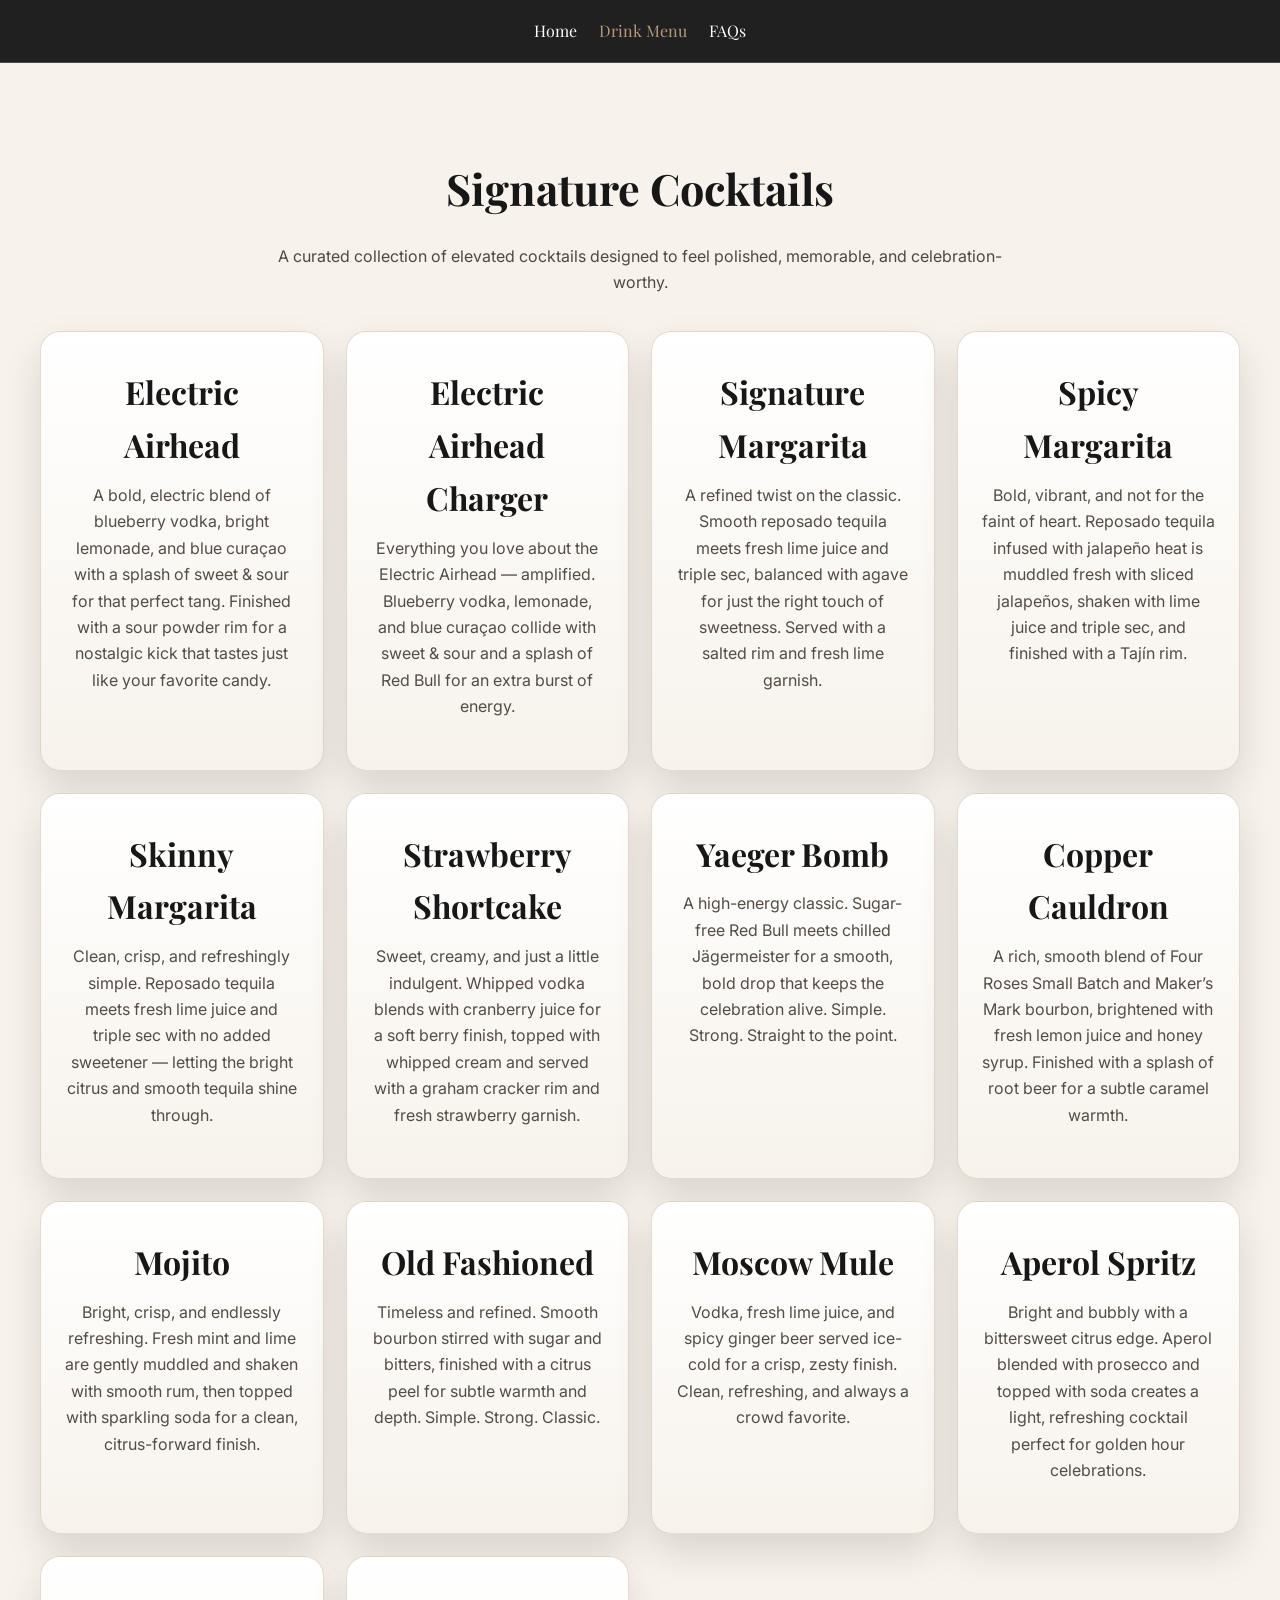
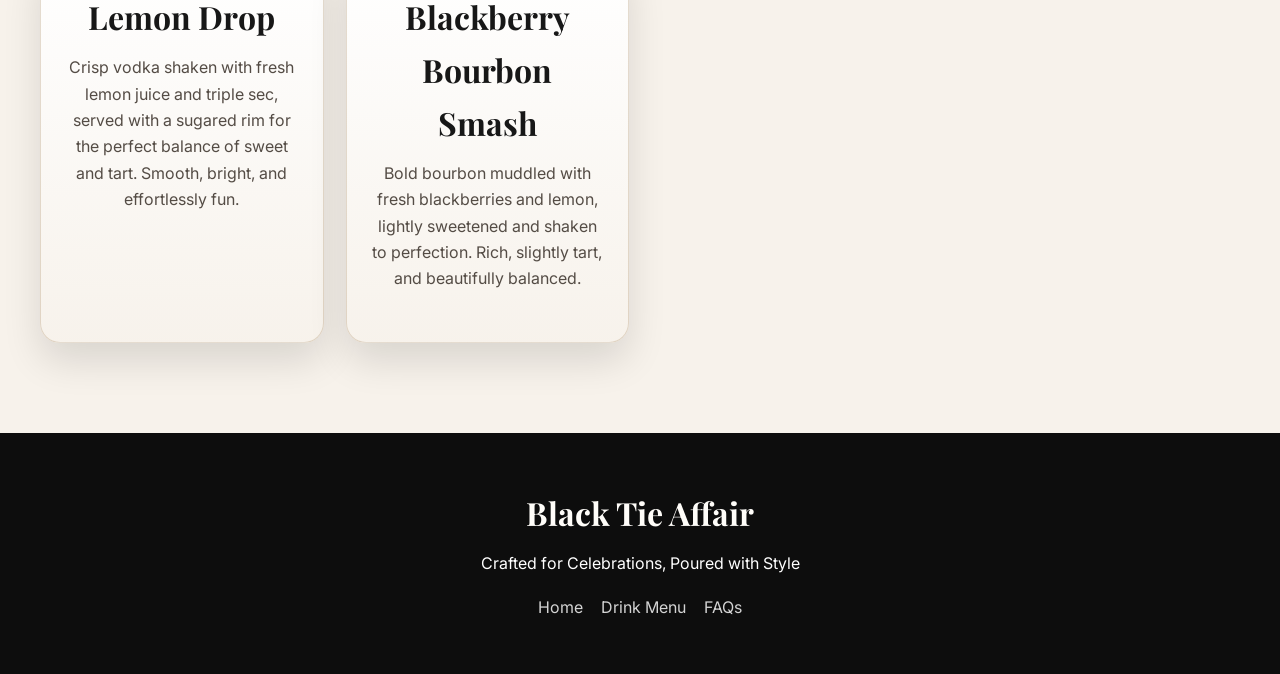
<file: cocktails.html>
<!DOCTYPE html>
<html lang="en">
<head>
    <meta charset="UTF-8">
    <meta name="viewport" content="width=device-width, initial-scale=1.0">
    <title>Drink Menu | Black Tie Affair</title>
    <link rel="stylesheet" href="styles.css">
    <link href="https://fonts.googleapis.com/css2?family=Playfair+Display:wght@500;600;700;800&family=Inter:wght@300;400;500;600;700&display=swap" rel="stylesheet">
</head>
<body>

    <nav>
        <div class="nav-container">
            <a href="index.html">Home</a>
            <a href="cocktails.html" class="active-link">Drink Menu</a>
            <a href="faq.html">FAQs</a>
        </div>
    </nav>

    <section class="drink-menu-page">
        <h2 class="section-title" style="margin-top: 60px;">Signature Cocktails</h2>
        <p class="section-desc menu-intro">
            A curated collection of elevated cocktails designed to feel polished, memorable, and celebration-worthy.
        </p>

        <div class="drink-grid text-only-grid">
            <div class="card text-only-card">
                <h3>Electric Airhead</h3>
                <p>A bold, electric blend of blueberry vodka, bright lemonade, and blue curaçao with a splash of sweet & sour for that perfect tang. Finished with a sour powder rim for a nostalgic kick that tastes just like your favorite candy.</p>
            </div>

            <div class="card text-only-card">
                <h3>Electric Airhead Charger</h3>
                <p>Everything you love about the Electric Airhead — amplified. Blueberry vodka, lemonade, and blue curaçao collide with sweet & sour and a splash of Red Bull for an extra burst of energy.</p>
            </div>

            <div class="card text-only-card">
                <h3>Signature Margarita</h3>
                <p>A refined twist on the classic. Smooth reposado tequila meets fresh lime juice and triple sec, balanced with agave for just the right touch of sweetness. Served with a salted rim and fresh lime garnish.</p>
            </div>

            <div class="card text-only-card">
                <h3>Spicy Margarita</h3>
                <p>Bold, vibrant, and not for the faint of heart. Reposado tequila infused with jalapeño heat is muddled fresh with sliced jalapeños, shaken with lime juice and triple sec, and finished with a Tajín rim.</p>
            </div>

            <div class="card text-only-card">
                <h3>Skinny Margarita</h3>
                <p>Clean, crisp, and refreshingly simple. Reposado tequila meets fresh lime juice and triple sec with no added sweetener — letting the bright citrus and smooth tequila shine through.</p>
            </div>

            <div class="card text-only-card">
                <h3>Strawberry Shortcake</h3>
                <p>Sweet, creamy, and just a little indulgent. Whipped vodka blends with cranberry juice for a soft berry finish, topped with whipped cream and served with a graham cracker rim and fresh strawberry garnish.</p>
            </div>

            <div class="card text-only-card">
                <h3>Yaeger Bomb</h3>
                <p>A high-energy classic. Sugar-free Red Bull meets chilled Jägermeister for a smooth, bold drop that keeps the celebration alive. Simple. Strong. Straight to the point.</p>
            </div>

            <div class="card text-only-card">
                <h3>Copper Cauldron</h3>
                <p>A rich, smooth blend of Four Roses Small Batch and Maker’s Mark bourbon, brightened with fresh lemon juice and honey syrup. Finished with a splash of root beer for a subtle caramel warmth.</p>
            </div>

            <div class="card text-only-card">
                <h3>Mojito</h3>
                <p>Bright, crisp, and endlessly refreshing. Fresh mint and lime are gently muddled and shaken with smooth rum, then topped with sparkling soda for a clean, citrus-forward finish.</p>
            </div>

            <div class="card text-only-card">
                <h3>Old Fashioned</h3>
                <p>Timeless and refined. Smooth bourbon stirred with sugar and bitters, finished with a citrus peel for subtle warmth and depth. Simple. Strong. Classic.</p>
            </div>

            <div class="card text-only-card">
                <h3>Moscow Mule</h3>
                <p>Vodka, fresh lime juice, and spicy ginger beer served ice-cold for a crisp, zesty finish. Clean, refreshing, and always a crowd favorite.</p>
            </div>

            <div class="card text-only-card">
                <h3>Aperol Spritz</h3>
                <p>Bright and bubbly with a bittersweet citrus edge. Aperol blended with prosecco and topped with soda creates a light, refreshing cocktail perfect for golden hour celebrations.</p>
            </div>

            <div class="card text-only-card">
                <h3>Lemon Drop</h3>
                <p>Crisp vodka shaken with fresh lemon juice and triple sec, served with a sugared rim for the perfect balance of sweet and tart. Smooth, bright, and effortlessly fun.</p>
            </div>

            <div class="card text-only-card">
                <h3>Blackberry Bourbon Smash</h3>
                <p>Bold bourbon muddled with fresh blackberries and lemon, lightly sweetened and shaken to perfection. Rich, slightly tart, and beautifully balanced.</p>
            </div>
        </div>
    </section>

    <footer>
        <div class="footer-content">
            <h3 class="footer-brand">Black Tie Affair</h3>
            <p>Crafted for Celebrations, Poured with Style</p>
            <div class="footer-links">
                <a href="index.html">Home</a>
                <a href="cocktails.html">Drink Menu</a>
                <a href="faq.html">FAQs</a>
            </div>
        </div>
    </footer>

</body>
</html>
</file>
<file: styles.css>
:root {
    --cream: #f7f2eb;
    --soft-white: #fffdf9;
    --espresso: #171717;
    --charcoal: #242424;
    --taupe: #b49a7a;
    --silver: #b8b8be;
    --gold-glow: rgba(212, 175, 55, 0.28);
    --gold-border: rgba(212, 175, 55, 0.55);
    --shadow: rgba(0, 0, 0, 0.12);
    --shadow-strong: rgba(0, 0, 0, 0.18);
    --font-heading: 'Playfair Display', serif;
    --font-body: 'Inter', sans-serif;
}

* {
    box-sizing: border-box;
}

html {
    scroll-behavior: smooth;
}

body {
    margin: 0;
    background: var(--cream);
    color: var(--espresso);
    font-family: var(--font-body);
    line-height: 1.65;
}

img {
    max-width: 100%;
    display: block;
}

h1, h2, h3, h4, h5 {
    font-family: var(--font-heading);
    margin-top: 0;
    margin-bottom: 0.6em;
    font-weight: 700;
    letter-spacing: 0;
}

p {
    margin-top: 0;
}

.white {
    color: #ffffff !important;
}

.hidden {
    display: none;
}

.section-title {
    text-align: center;
    font-size: 2.7rem;
    margin-bottom: 18px;
    color: var(--espresso);
}

.section-desc {
    text-align: center;
    max-width: 760px;
    margin: 0 auto;
    color: #4f4842;
}

.centered-content,
.vendor-container,
.vendor-text,
.about-us-text {
    text-align: center;
}

.mini-label {
    text-transform: uppercase;
    letter-spacing: 0.16em;
    font-size: 0.78rem;
    color: var(--taupe);
    margin-bottom: 12px;
    font-weight: 700;
}

nav {
    background: rgba(23, 23, 23, 0.96);
    border-bottom: 1px solid rgba(184, 184, 190, 0.28);
    position: sticky;
    top: 0;
    z-index: 1000;
    backdrop-filter: blur(8px);
}

.nav-container {
    max-width: 1180px;
    margin: 0 auto;
    padding: 18px 20px;
    display: flex;
    justify-content: center;
    flex-wrap: wrap;
    gap: 10px 22px;
}

nav a {
    color: var(--soft-white);
    text-decoration: none;
    font-family: var(--font-heading);
    font-size: 1rem;
    transition: 0.25s ease;
}

nav a:hover,
nav a.active-link {
    color: var(--taupe);
}

.hero {
    min-height: 92vh;
    position: relative;
    display: flex;
    align-items: center;
    justify-content: center;
    text-align: center;
    overflow: hidden;
    background: var(--espresso);
}

.hero-bg {
    position: absolute;
    inset: 0;
    background-size: cover;
    background-position: center;
    transform: scale(1.02);
}

.hero-overlay {
    position: absolute;
    inset: 0;
    background: linear-gradient(to bottom, rgba(23,23,23,0.28), rgba(23,23,23,0.78));
}

.hero-content {
    position: relative;
    z-index: 2;
    max-width: 960px;
    margin: 0 auto;
    padding: 20px 12px;
    color: white;
}

.hero-logo-wrap {
    margin-bottom: 12px;
    display: flex;
    justify-content: center;
}

.hero-logo {
    max-width: 350px;
    width: 100%;
    height: auto;
    object-fit: contain;
    filter: drop-shadow(0 12px 24px rgba(0,0,0,0.24));
}

.brand-title {
    font-size: 4rem;
    color: var(--soft-white);
    margin-bottom: 12px;
}

.headline {
    font-size: 3rem;
    line-height: 1.08;
    color: var(--soft-white);
    white-space: nowrap;
    margin-bottom: 12px;
}

.subhead {
    color: rgba(255,255,255,0.9);
    font-size: 1.08rem;
    max-width: 720px;
    margin: 0 auto 12px;
}

.hero-actions {
    display: flex;
    justify-content: center;
}

.btn,
.btn-select {
    position: relative;
    overflow: hidden;
    cursor: pointer;
    transition: transform 0.25s ease, box-shadow 0.25s ease, background 0.25s ease, color 0.25s ease, border-color 0.25s ease;
    font-family: var(--font-body);
    font-weight: 600;
    letter-spacing: 0.02em;
}

.btn:hover,
.btn-select:hover {
    transform: translateY(-3px);
}

.btn {
    padding: 14px 30px;
    border: 1px solid rgba(184,184,190,0.45);
    border-radius: 999px;
    box-shadow: 0 14px 30px var(--shadow);
    background: var(--soft-white);
    color: var(--espresso);
}

.btn::before,
.btn-select::before {
    content: "";
    position: absolute;
    inset: 0;
    background: linear-gradient(120deg, transparent 0%, rgba(255,255,255,0.28) 50%, transparent 100%);
    transform: translateX(-120%);
    transition: transform 0.7s ease;
}

.btn:hover::before,
.btn-select:hover::before {
    transform: translateX(120%);
}

.btn-primary {
    background: var(--soft-white);
    color: var(--espresso);
}

.btn-primary:hover {
    background: var(--taupe);
    color: white;
    border-color: var(--taupe);
    box-shadow: 0 18px 34px rgba(0,0,0,0.18);
}

.btn-light {
    background: var(--soft-white);
    color: var(--espresso);
}

.btn-light:hover {
    background: var(--taupe);
    color: white;
    border-color: var(--taupe);
    box-shadow: 0 18px 34px rgba(0,0,0,0.18);
}

.btn-select {
    margin-top: 22px;
    padding: 12px 24px;
    border-radius: 999px;
    border: none;
    background: var(--espresso);
    color: var(--soft-white);
    box-shadow: 0 10px 24px var(--shadow);
}

.btn-select:hover {
    background: var(--taupe);
    color: white;
    box-shadow: 0 18px 34px rgba(0,0,0,0.18);
}

.full-width {
    width: 100%;
}

.packages {
    padding: 95px 20px;
    text-align: center;
}

.package-card {
    position: relative;
}

.bowtie-badge {
    position: absolute;
    top: -70px;
    right: -40px;
    width: 150px;
    height: auto;
    pointer-events: none;
}
.package-intro {
    max-width: 780px;
    margin: 0 auto 18px;
    line-height: 1.9;
    font-size: 1.03rem;
}

.package-intro span {
    display: block;
    margin-top: 12px;
    color: #5f564d;
}

.urgency-line {
    text-align: center;
    font-size: 0.98rem;
    color: var(--taupe);
    font-weight: 600;
    letter-spacing: 0.02em;
    margin: 0 auto 42px;
}

.package-cards {
    max-width: 1200px;
    margin: 0 auto;
    display: grid;
    grid-template-columns: repeat(auto-fit, minmax(245px, 1fr));
    gap: 26px;
}

.card {
    background: linear-gradient(180deg, rgba(255,255,255,0.98), rgba(247,242,235,0.98));
    border: 1px solid rgba(180,154,122,0.35);
    border-radius: 20px;
    padding: 34px 24px;
    box-shadow: 0 18px 38px var(--shadow);
    transition: transform 0.28s ease, box-shadow 0.28s ease, border-color 0.28s ease;
}

.card:hover {
    transform: translateY(-6px);
    box-shadow:
        0 20px 42px rgba(0,0,0,0.14),
        0 0 24px var(--gold-glow);
    border-color: var(--gold-border);
}

.package-card {
    text-align: center;
    position: relative;
}

.featured-package {
    border-color: rgba(0, 0, 0, 0.28);
}

.package-bowtie {
    width: 42px;
    height: 22px;
    margin: 0 auto 18px;
    position: relative;
    background: #111111;
    clip-path: polygon(0 50%, 30% 0, 50% 50%, 70% 0, 100% 50%, 70% 100%, 50% 50%, 30% 100%);
    filter: drop-shadow(0 3px 8px rgba(0,0,0,0.25));
}

.card h3 {
    font-size: 2rem;
    margin-bottom: 10px;
    color: var(--espresso);
}

.hours {
    color: var(--taupe);
    font-weight: 700;
    margin-bottom: 12px;
}

.pkg-detail {
    color: #554d46;
    max-width: 290px;
    margin: 0 auto;
}

.customizer {
    padding: 90px 20px;
    background-size: cover;
    background-position: center;
}

.calc-container {
    max-width: 900px;
    width: 100%;
    margin: 0 auto;
    background: rgba(255,253,249,0.94);
    border-radius: 24px;
    padding: 40px 32px;
    box-shadow: 0 22px 44px rgba(0,0,0,0.14);
    text-align: center;
    border: 1px solid rgba(180,154,122,0.22);
}

#selected-pkg-name {
    font-size: 2.25rem;
    margin-bottom: 24px;
    color: var(--espresso);
}

.calc-grid {
    display: grid;
    grid-template-columns: repeat(auto-fit, minmax(210px, 1fr));
    gap: 16px;
    margin-bottom: 22px;
}

.compact-grid {
    gap: 14px;
}

.input-group label {
    display: block;
    margin-bottom: 7px;
    font-weight: 600;
    color: var(--espresso);
    text-align: center;
}

.input-group input {
    width: 100%;
    padding: 13px 14px;
    border: 1px solid rgba(0,0,0,0.14);
    background: #fff;
    color: var(--espresso);
    border-radius: 12px;
    font-family: var(--font-body);
    text-align: center;
}

.upgrade-cards {
    grid-column: 1 / -1;
    display: grid;
    grid-template-columns: repeat(2, minmax(260px, 1fr));
    gap: 18px;
    margin-top: 6px;
}

.upgrade-card {
    background: linear-gradient(180deg, rgba(255,255,255,0.98), rgba(247,242,235,0.98));
    border: 1px solid rgba(180,154,122,0.35);
    border-radius: 18px;
    padding: 22px 18px;
    box-shadow: 0 12px 28px rgba(0,0,0,0.08);
    text-align: center;
    transition: transform 0.28s ease, box-shadow 0.28s ease, border-color 0.28s ease;
}

.upgrade-card:hover {
    transform: translateY(-4px);
    box-shadow:
        0 18px 34px rgba(0,0,0,0.12),
        0 0 20px rgba(212, 175, 55, 0.18);
    border-color: rgba(212, 175, 55, 0.35);
}

.centered-checkbox {
    justify-content: center;
}

.checkbox-container {
    display: flex;
    align-items: center;
    gap: 10px;
    margin-bottom: 8px;
}

.upgrade-card label {
    font-weight: 700;
    margin: 0;
    cursor: pointer;
}

.upgrade-price {
    font-family: var(--font-heading);
    font-size: 1.2rem;
    margin: 0 0 8px;
    color: var(--taupe);
}

.upgrade-desc {
    margin: 0 auto;
    font-size: 0.95rem;
    color: #5f564d;
    line-height: 1.6;
    max-width: 320px;
}

#estimate-total {
    text-align: center;
    font-family: var(--font-heading);
    font-size: 2.8rem;
    color: var(--espresso);
    margin: 24px 0 10px;
}

.estimate-details {
    text-align: center;
    color: #5e554d;
    margin-bottom: 16px;
}

.summary-box {
    width: 100%;
    min-height: 130px;
    resize: vertical;
    padding: 16px 18px;
    border-radius: 16px;
    border: 1px solid rgba(180,154,122,0.28);
    background: linear-gradient(180deg, #fffdfb 0%, #f5efe7 100%);
    box-shadow: inset 0 2px 8px rgba(0,0,0,0.04);
    color: #4a433d;
    font-family: var(--font-body);
    line-height: 1.6;
    margin-bottom: 18px;
}

.about-us-section {
    padding: 95px 20px;
    background: linear-gradient(180deg, #fffdf9 0%, #f7f2eb 100%);
}

.about-us-container {
    max-width: 1120px;
    margin: 0 auto;
    display: grid;
    grid-template-columns: 1fr;
    gap: 36px;
    align-items: center;
}

.about-us-text {
    max-width: 850px;
    margin: 0 auto;
}

.about-us-text p {
    font-size: 1.03rem;
    line-height: 1.85;
    color: #49423b;
    margin-bottom: 16px;
}

.about-us-image {
    display: flex;
    justify-content: center;
}

.about-image-frame {
    width: min(100%, 620px);
    min-height: 380px;
    border-radius: 28px;
    background-size: cover;
    background-position: center;
    box-shadow: 0 20px 40px rgba(0,0,0,0.14);
    border: 8px solid rgba(255,255,255,0.75);
}

.lifestyle-break {
    height: 380px;
    width: 100%;
    overflow: hidden;
    position: relative;
}

.break-img {
    width: 100%;
    height: 100%;
    background-size: cover;
    background-position: center;
}

.break-overlay {
    position: absolute;
    inset: 0;
    background: rgba(23,23,23,0.44);
    display: flex;
    align-items: center;
    justify-content: center;
    text-align: center;
    padding: 20px;
}

.break-overlay h2 {
    color: var(--soft-white);
    font-size: 2.5rem;
    text-shadow: 0 4px 20px rgba(0,0,0,0.28);
}

.logistics-section {
    background-size: cover;
    background-position: center;
}

.logistics-overlay {
    background: rgba(23,23,23,0.78);
    padding: 95px 20px;
}

.logistics-grid {
    max-width: 1120px;
    margin: 42px auto 0;
    display: grid;
    grid-template-columns: repeat(auto-fit, minmax(240px, 1fr));
    gap: 24px;
}

.log-card {
    background: rgba(255,255,255,0.08);
    border: 1px solid rgba(255,255,255,0.14);
    border-radius: 18px;
    padding: 28px 24px;
    color: var(--soft-white);
    text-align: center;
    box-shadow: 0 10px 24px rgba(0,0,0,0.18);
}

.log-card h4 {
    color: var(--soft-white);
    margin-bottom: 10px;
    font-size: 1.45rem;
}

.vendor-section {
    padding: 95px 20px;
    background:
        linear-gradient(rgba(18,18,18,0.78), rgba(18,18,18,0.78)),
        url('images/vendor-bg.jpg') center/cover no-repeat;
}

.vendor-container {
    max-width: 920px;
    margin: 0 auto;
}

.vendor-text {
    max-width: 820px;
    margin: 0 auto;
}

.vendor-text p {
    color: rgba(255,255,255,0.9);
    line-height: 1.8;
    font-size: 1.04rem;
    margin-bottom: 16px;
}

.gallery-section {
    padding: 90px 20px;
}

.gallery-grid {
    max-width: 1200px;
    margin: 34px auto 0;
    display: grid;
    grid-template-columns: repeat(auto-fit, minmax(280px, 1fr));
    gap: 16px;
}

.gallery-item {
    width: 100%;
    height: 340px;
    object-fit: cover;
    border-radius: 18px;
    box-shadow: 0 12px 28px var(--shadow);
}

.booking-section {
    background: var(--espresso);
    color: white;
    padding: 95px 20px;
}

.form-container {
    max-width: 720px;
    margin: 0 auto;
}

.booking-copy {
    color: rgba(255,255,255,0.86);
    text-align: center;
    max-width: 640px;
    margin: 0 auto 22px;
    line-height: 1.8;
}

.western-form input,
.western-form textarea {
    width: 100%;
    padding: 15px 16px;
    margin-bottom: 14px;
    border-radius: 14px;
    border: 1px solid rgba(255,255,255,0.18);
    background: rgba(255,255,255,0.08);
    color: white;
    font-family: var(--font-body);
    box-sizing: border-box;
}

.western-form input::placeholder,
.western-form textarea::placeholder {
    color: rgba(255,255,255,0.68);
}

.western-form textarea {
    min-height: 140px;
    resize: vertical;
}

.drink-menu-page {
    padding: 30px 20px 90px;
}

.menu-intro {
    margin-bottom: 36px;
}

.drink-grid {
    max-width: 1200px;
    margin: 0 auto;
    display: grid;
    grid-template-columns: repeat(auto-fit, minmax(260px, 1fr));
    gap: 22px;
}

.text-only-card {
    text-align: center;
    min-height: 220px;
}

.text-only-card p {
    color: #544c45;
}

.faq-enhanced-section {
    padding: 60px 20px 90px;
    max-width: 1120px;
    margin: 0 auto;
}

.faq-row {
    display: flex;
    gap: 46px;
    margin-bottom: 60px;
    align-items: center;
}

.faq-row.reverse {
    flex-direction: row-reverse;
}

.faq-text-block,
.faq-image-block {
    flex: 1;
}

.faq-image-block {
    min-height: 430px;
    border-radius: 22px;
    background-size: cover;
    background-position: center;
    box-shadow: 0 18px 36px var(--shadow);
}

.faq-item {
    margin-bottom: 34px;
    padding-left: 18px;
    border-left: 2px solid var(--taupe);
}

.faq-item h5 {
    color: var(--espresso);
    font-size: 1.22rem;
    margin-bottom: 10px;
}

.faq-item p {
    color: #4f4842;
    line-height: 1.75;
}

footer {
    background: #0d0d0d;
    color: white;
    padding: 54px 20px;
    text-align: center;
}

.footer-brand {
    color: var(--soft-white);
    font-size: 2rem;
    margin-bottom: 10px;
}

.footer-links {
    display: flex;
    justify-content: center;
    flex-wrap: wrap;
    gap: 10px 18px;
    margin-top: 18px;
}

.footer-links a {
    color: rgba(255,255,255,0.82);
    text-decoration: none;
}

.footer-links a:hover {
    color: var(--taupe);
}

@media (max-width: 980px) {
    .headline {
        white-space: normal;
        font-size: 2.45rem;
    }

    .brand-title {
        font-size: 3.2rem;
    }

    .upgrade-cards {
        grid-template-columns: 1fr;
    }

    .faq-row,
    .faq-row.reverse {
        flex-direction: column;
        gap: 28px;
    }

    .faq-image-block {
        width: 100%;
        min-height: 300px;
    }
}

@media (max-width: 768px) {
    .section-title {
        font-size: 2.15rem;
    }

    .calc-container {
        padding: 30px 20px;
    }

    .gallery-item {
        height: 280px;
    }

    .hero {
        min-height: 82vh;
    }

    .nav-container {
        gap: 8px 16px;
    }
}
</file>
